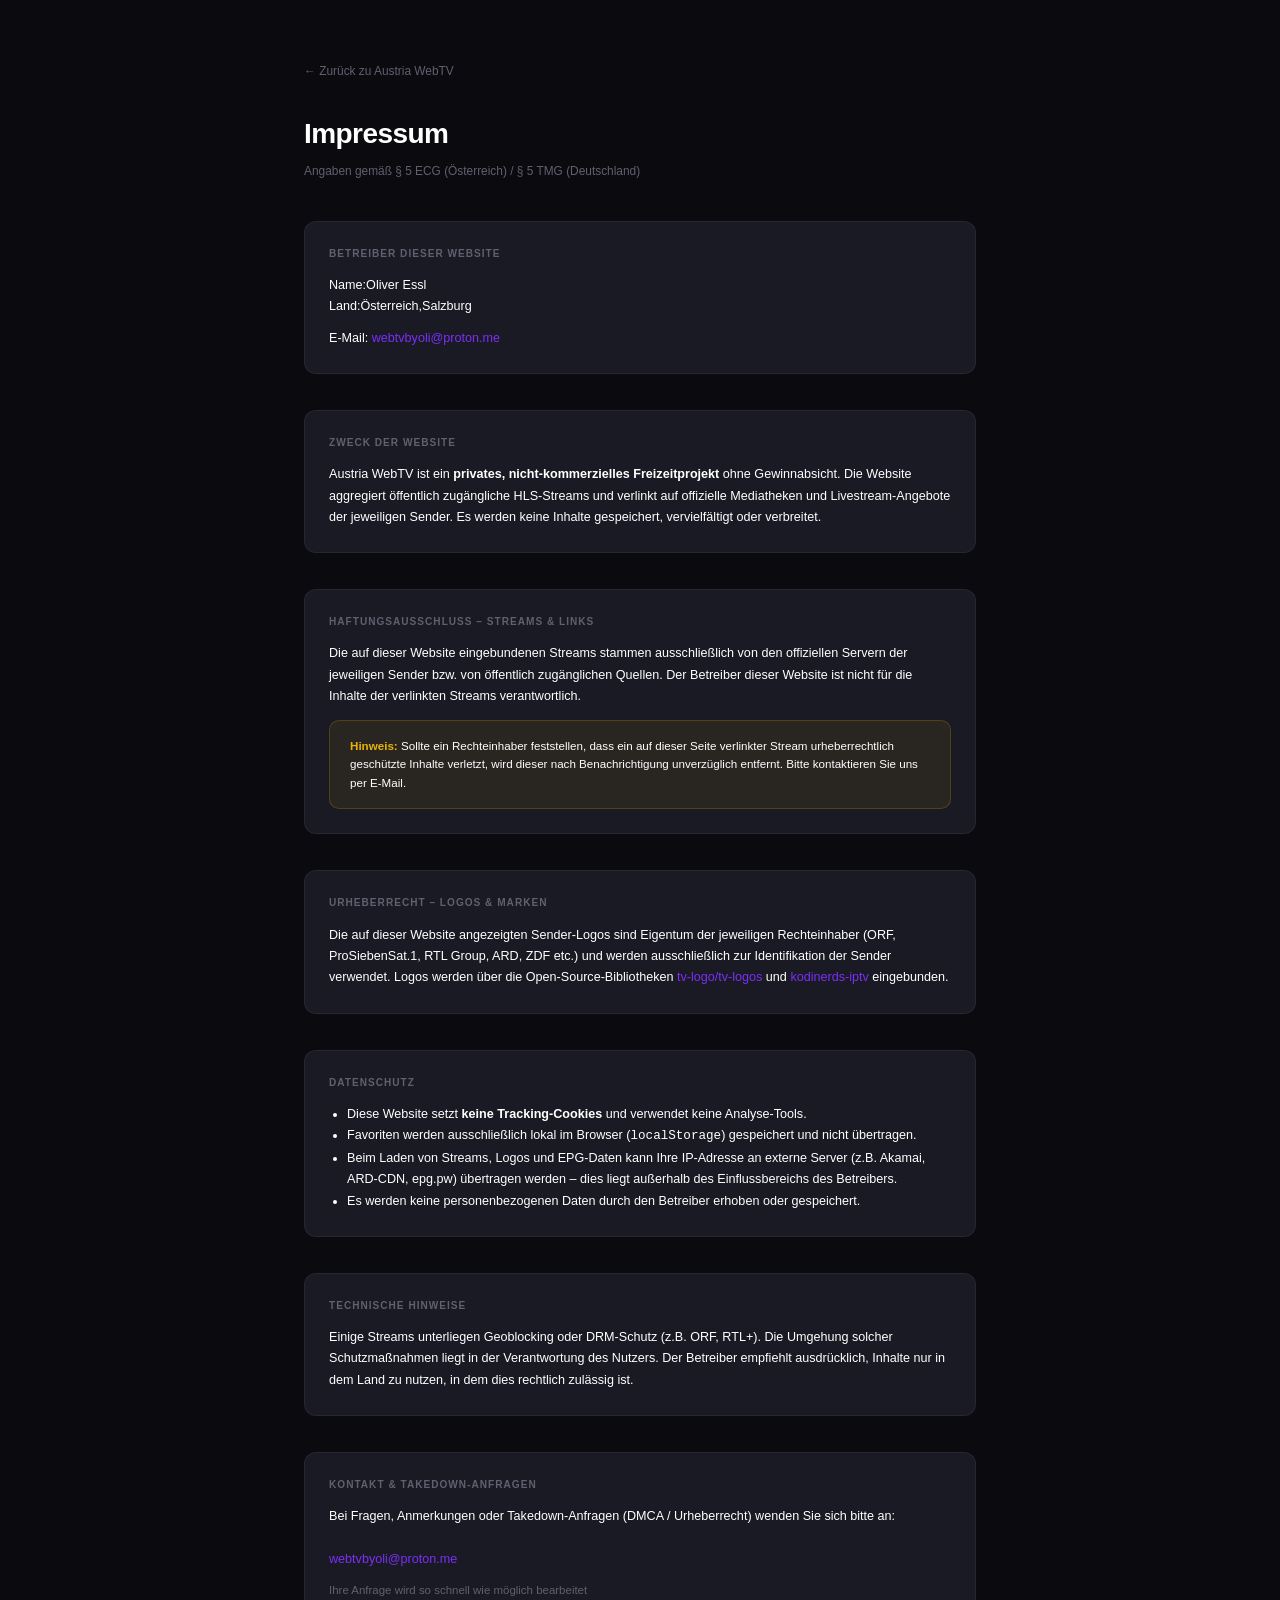
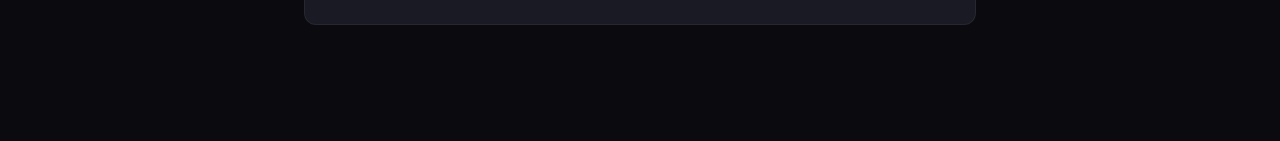
<file: impressum.html>
<!DOCTYPE html>
<html lang="de">
<head>
    <meta charset="UTF-8">
    <meta name="viewport" content="width=device-width, initial-scale=1.0">
    <title>Impressum – Austria WebTV</title>
    <link rel="preconnect" href="https://fonts.googleapis.com">
    <link rel="preconnect" href="https://fonts.gstatic.com" crossorigin>
    <link href="https://fonts.googleapis.com/css2?family=Outfit:wght@300;400;500;600;700&display=swap" rel="stylesheet">
    <link rel="stylesheet" href="style.css">
    <style>
        .impressum-wrap {
            max-width: 720px;
            margin: 60px auto;
            padding: 0 24px 80px;
        }
        .impressum-back {
            display: inline-flex;
            align-items: center;
            gap: 6px;
            color: var(--text-muted);
            text-decoration: none;
            font-size: 0.85rem;
            font-weight: 500;
            margin-bottom: 32px;
            transition: color 0.15s;
        }
        .impressum-back:hover { color: var(--text); }
        .impressum-title {
            font-size: 2rem;
            font-weight: 700;
            margin-bottom: 8px;
            letter-spacing: -0.02em;
        }
        .impressum-subtitle {
            color: var(--text-muted);
            font-size: 0.85rem;
            margin-bottom: 40px;
        }
        .impressum-section {
            margin-bottom: 36px;
            padding: 24px;
            background: var(--surface);
            border: 1px solid var(--border);
            border-radius: 12px;
        }
        .impressum-section h2 {
            font-size: 0.72rem;
            font-weight: 700;
            letter-spacing: 0.1em;
            text-transform: uppercase;
            color: var(--text-muted);
            margin-bottom: 14px;
        }
        .impressum-section p,
        .impressum-section li {
            font-size: 0.9rem;
            color: var(--text-2);
            line-height: 1.7;
        }
        .impressum-section ul {
            padding-left: 18px;
        }
        .impressum-section a {
            color: var(--accent);
            text-decoration: none;
        }
        .impressum-section a:hover { text-decoration: underline; }
        .notice-box {
            background: rgba(234,179,8,0.07);
            border: 1px solid rgba(234,179,8,0.2);
            border-radius: 10px;
            padding: 16px 20px;
            font-size: 0.83rem;
            color: var(--text-2);
            line-height: 1.6;
            margin-top: 12px;
        }
        .notice-box strong { color: #eab308; }
    </style>
</head>
<body>

<div class="impressum-wrap">

    <a href="index.html" class="impressum-back">
        ← Zurück zu Austria WebTV
    </a>

    <h1 class="impressum-title">Impressum</h1>
    <p class="impressum-subtitle">Angaben gemäß § 5 ECG (Österreich) / § 5 TMG (Deutschland)</p>

    <!-- Betreiber -->
    <div class="impressum-section">
        <h2>Betreiber dieser Website</h2>
        <p>
        Name:Oliver Essl<br>
        Land:Österreich,Salzburg
        </p>
        <p style="margin-top:10px;">
            E-Mail: <a href="mailto:[webtvbyoli@proton.me]">webtvbyoli@proton.me</a>
        </p>
    </div>

    <!-- Zweck -->
    <div class="impressum-section">
        <h2>Zweck der Website</h2>
        <p>
            Austria WebTV ist ein <strong>privates, nicht-kommerzielles Freizeitprojekt</strong> ohne Gewinnabsicht.
            Die Website aggregiert öffentlich zugängliche HLS-Streams und verlinkt auf offizielle Mediatheken
            und Livestream-Angebote der jeweiligen Sender. Es werden keine Inhalte gespeichert, 
            vervielfältigt oder verbreitet.
        </p>
    </div>

    <!-- Haftungsausschluss Streams -->
    <div class="impressum-section">
        <h2>Haftungsausschluss – Streams & Links</h2>
        <p>
            Die auf dieser Website eingebundenen Streams stammen ausschließlich von den offiziellen 
            Servern der jeweiligen Sender bzw. von öffentlich zugänglichen Quellen. Der Betreiber 
            dieser Website ist nicht für die Inhalte der verlinkten Streams verantwortlich.
        </p>
        <div class="notice-box">
            <strong>Hinweis:</strong> Sollte ein Rechteinhaber feststellen, dass ein auf dieser Seite 
            verlinkter Stream urheberrechtlich geschützte Inhalte verletzt, wird dieser nach Benachrichtigung 
            unverzüglich entfernt. Bitte kontaktieren Sie uns per E-Mail.
        </div>
    </div>

    <!-- Urheberrecht Logos -->
    <div class="impressum-section">
        <h2>Urheberrecht – Logos & Marken</h2>
        <p>
            Die auf dieser Website angezeigten Sender-Logos sind Eigentum der jeweiligen 
            Rechteinhaber (ORF, ProSiebenSat.1, RTL Group, ARD, ZDF etc.) und werden 
            ausschließlich zur Identifikation der Sender verwendet. 
            Logos werden über die Open-Source-Bibliotheken
            <a href="https://github.com/tv-logo/tv-logos" target="_blank" rel="noopener">tv-logo/tv-logos</a> und 
            <a href="https://github.com/jnk22/kodinerds-iptv" target="_blank" rel="noopener">kodinerds-iptv</a>
            eingebunden.
        </p>
    </div>

    <!-- Datenschutz -->
    <div class="impressum-section">
        <h2>Datenschutz</h2>
        <ul>
            <li>Diese Website setzt <strong>keine Tracking-Cookies</strong> und verwendet keine Analyse-Tools.</li>
            <li>Favoriten werden ausschließlich lokal im Browser (<code>localStorage</code>) gespeichert und nicht übertragen.</li>
            <li>Beim Laden von Streams, Logos und EPG-Daten kann Ihre IP-Adresse an externe Server (z.B. Akamai, ARD-CDN, epg.pw) übertragen werden – dies liegt außerhalb des Einflussbereichs des Betreibers.</li>
            <li>Es werden keine personenbezogenen Daten durch den Betreiber erhoben oder gespeichert.</li>
        </ul>
    </div>

    <!-- Technisches -->
    <div class="impressum-section">
        <h2>Technische Hinweise</h2>
        <p>
            Einige Streams unterliegen Geoblocking oder DRM-Schutz (z.B. ORF, RTL+). 
            Die Umgehung solcher Schutzmaßnahmen liegt in der Verantwortung des Nutzers.
            Der Betreiber empfiehlt ausdrücklich, Inhalte nur in dem Land zu nutzen, 
            in dem dies rechtlich zulässig ist.
        </p>
    </div>

    <!-- Kontakt -->
    <div class="impressum-section">
        <h2>Kontakt & Takedown-Anfragen</h2>
        <p>
            Bei Fragen, Anmerkungen oder Takedown-Anfragen (DMCA / Urheberrecht) wenden Sie sich bitte an:<br><br>
            <a href="mailto:[webtvbyoli@proton.me]">webtvbyoli@proton.me</a>
        </p>
        <p style="margin-top:10px; font-size:0.82rem; color:var(--text-muted);">
           Ihre Anfrage wird so schnell wie möglich bearbeitet
        </p>
    </div>

</div>

</body>
</html>
</file>
<file: style.css>
/* ==============================
   WebTV by oli — joyn.at inspired design (Purple Theme)
   ============================== */

:root {
    --accent:       #7b2ff7;
    --accent-light: #9d5cff;
    --accent-dark:  #5a1db8;
    --accent-glow:  rgba(123,47,247,0.35);
    --accent-gradient: linear-gradient(135deg, #7b2ff7 0%, #c840e9 100%);
    
    --bg:           #0a0a0f;
    --bg-elevated:  #12121a;
    --surface:      #1a1a24;
    --surface-hover:#242433;
    --surface2:     #2a2a3a;
    --border:       rgba(255,255,255,0.06);
    --border-hover: rgba(255,255,255,0.12);
    
    --text:         #ffffff;
    --text-secondary: #a0a0b0;
    --text-muted:   #606070;
    
    --sidebar-w:    280px;
    --radius:       12px;
    --radius-sm:    8px;
    --radius-lg:    16px;
    --ease:         0.25s cubic-bezier(0.4, 0, 0.2, 1);
}

/* Respect reduced motion preference */
@media (prefers-reduced-motion: reduce) {
    * { animation-duration: 0.001ms !important; animation-iteration-count: 1 !important; transition-duration: 0.001ms !important; }
}

/* Stronger focus styles for keyboard users */
button:focus-visible, .cat-btn:focus-visible, .sidebar-tool-btn:focus-visible, .fav-btn:focus-visible, .action-btn:focus-visible {
    outline: 3px solid var(--accent);
    outline-offset: 2px;
}

/* Improve contrast for active category on small screens */
.cat-btn.active {
    box-shadow: 0 2px 10px var(--accent-glow);
    color: #fff;
}
.app-footer {
    display: flex;
    align-items: center;
    justify-content: space-between;
    padding: 12px 24px;
    border-top: 1px solid var(--border);
}

.impressum-link {
    font-size: 0.8rem;
    font-weight: 600;
    color: var(--text-2);
    background: var(--bg-3);
    border: 1px solid var(--border);
    border-radius: 6px;
    padding: 4px 12px;
    text-decoration: none;
    transition: all 0.15s;
}

.impressum-link:hover {
    border-color: var(--accent);
    color: var(--accent);
}

/* Slightly taller player on narrow viewports for better visibility */
@media (max-width: 900px) {
    .player-area { max-height: 50vw; }
}

*, *::before, *::after { box-sizing: border-box; margin: 0; padding: 0; }

html, body {
    height: 100%;
    background: var(--bg);
    color: var(--text);
    font-family: 'Inter', -apple-system, BlinkMacSystemFont, sans-serif;
    font-size: 14px;
    line-height: 1.5;
    -webkit-font-smoothing: antialiased;
    -moz-osx-font-smoothing: grayscale;
}

/* ── LAYOUT ─────────────────────────────────────────────────────────── */
.app {
    display: flex;
    height: 100vh;
    overflow: hidden;
    background: linear-gradient(180deg, var(--bg) 0%, #0d0d14 100%);
}

/* ── SIDEBAR ────────────────────────────────────────────────────────── */
.sidebar {
    width: var(--sidebar-w);
    flex-shrink: 0;
    background: var(--bg-elevated);
    border-right: 1px solid var(--border);
    display: flex;
    flex-direction: column;
    overflow: hidden;
    backdrop-filter: blur(20px);
}

.sidebar-brand {
    display: flex;
    align-items: center;
    gap: 14px;
    padding: 24px 20px 20px;
    border-bottom: 1px solid var(--border);
    background: linear-gradient(180deg, rgba(123,47,247,0.08) 0%, transparent 100%);
}

.brand-logo { 
    font-size: 28px; 
    line-height: 1;
    filter: drop-shadow(0 0 8px var(--accent-glow));
}

.brand-title {
    font-size: 16px; 
    font-weight: 700;
    letter-spacing: -0.02em;
    background: var(--accent-gradient);
    -webkit-background-clip: text;
    -webkit-text-fill-color: transparent;
    background-clip: text;
}

.brand-sub {
    font-size: 11px; 
    letter-spacing: 0.08em;
    text-transform: uppercase; 
    color: var(--text-secondary);
    margin-top: 2px;
}

/* Search */
.search-wrap { 
    position: relative; 
    padding: 16px 16px 12px; 
}

.search-icon {
    position: absolute; 
    left: 28px; 
    top: 50%; 
    transform: translateY(-50%);
    width: 16px; 
    height: 16px; 
    color: var(--text-muted); 
    pointer-events: none;
}

#channelSearch {
    width: 100%; 
    background: var(--surface);
    border: 1px solid var(--border); 
    border-radius: var(--radius);
    color: var(--text); 
    font-family: inherit; 
    font-size: 13px;
    padding: 10px 32px 10px 38px; 
    outline: none;
    transition: all var(--ease);
}

#channelSearch::placeholder { color: var(--text-muted); }

#channelSearch:focus { 
    border-color: var(--accent); 
    background: var(--surface-hover);
    box-shadow: 0 0 0 3px var(--accent-glow);
}

.clear-btn {
    display: none; 
    position: absolute; 
    right: 24px; 
    top: 50%; 
    transform: translateY(-50%);
    background: none; 
    border: none; 
    color: var(--text-muted); 
    cursor: pointer;
    font-size: 12px; 
    padding: 4px 6px; 
    border-radius: 4px; 
    transition: color var(--ease);
}

.clear-btn:hover { color: var(--text); }

/* Category nav */
.category-nav {
    display: flex; 
    flex-direction: column; 
    gap: 2px;
    padding: 12px 12px; 
    border-bottom: 1px solid var(--border);
    max-height: 240px;
    overflow-y: auto;
    scrollbar-width: thin;
    scrollbar-color: var(--surface2) transparent;
}

.cat-btn {
    background: var(--surface);
    border: none;
    color: var(--text-secondary);
    -webkit-text-fill-color: currentColor; /* FIX: ensure text is visible */
    font-family: inherit;
    font-size: 13px;
    font-weight: 500;
    padding: 8px 12px;
    border-radius: var(--radius-sm);
    cursor: pointer;
    text-align: left;
    transition: all var(--ease);
    position: relative;
}

.cat-btn:hover {
    background: var(--surface-hover);
    color: var(--text);
}

.cat-btn.active {
    background: var(--accent-gradient);
    color: #fff;
    border-color: transparent;
    box-shadow: 0 2px 8px var(--accent-glow);
}

.brand-cat-btn {
    font-size: 12px;
    font-weight: 700;
    padding: 6px 10px;
    border-radius: 999px;
    background: var(--surface);
    border: none;
    color: var(--text);
    white-space: nowrap;
}

.cat-section {
    margin-top: 6px;
    font-weight: 600;
    color: var(--text);
}

.cat-sub {
    padding-left: 28px;
    font-size: 12.5px;
}

.cat-sub::before {
    content: '';
    position: absolute;
    left: 16px;
    top: 50%;
    transform: translateY(-50%);
    width: 4px;
    height: 4px;
    border-radius: 50%;
    background: currentColor;
    opacity: 0.5;
}

.channel-list {
    flex: 1; 
    overflow-y: auto; 
    padding: 12px 0;
    scrollbar-width: thin; 
    scrollbar-color: var(--surface2) transparent;
}

.sidebar-footer {
    padding: 12px 16px; 
    border-top: 1px solid var(--border);
    display: flex; 
    align-items: center; 
    justify-content: space-between; 
    gap: 8px;
    font-size: 11px; 
    color: var(--text-muted);
    background: var(--bg-elevated);
}

.location-badge { 
    font-size: 11px; 
    color: var(--text-secondary); 
    white-space: nowrap; 
    cursor: default;
    padding: 4px 8px;
    background: var(--surface);
    border-radius: 20px;
}

/* ── MAIN ───────────────────────────────────────────────────────────── */
.content {
    flex: 1; 
    display: flex; 
    flex-direction: column; 
    overflow-y: auto; 
    min-width: 0;
    scroll-behavior: smooth;
}

.content::-webkit-scrollbar { width: 6px; }
.content::-webkit-scrollbar-track { background: transparent; }
.content::-webkit-scrollbar-thumb { background: var(--surface2); border-radius: 3px; }
.content::-webkit-scrollbar-thumb:hover { background: var(--border-hover); }

/* Topbar */
.topbar {
    display: flex; 
    align-items: center; 
    justify-content: space-between;
    padding: 12px 24px; 
    border-bottom: 1px solid var(--border);
    background: rgba(18,18,26,0.8);
    backdrop-filter: blur(20px);
    gap: 12px; 
    flex-shrink: 0;
    position: sticky;
    top: 0;
    z-index: 100;
}

.now-playing {
    display: flex; 
    align-items: center; 
    gap: 10px;
    font-weight: 600; 
    font-size: 15px; 
    min-width: 0;
}

#currentLabel { 
    white-space: nowrap; 
    overflow: hidden; 
    text-overflow: ellipsis; 
}

.topbar-actions { 
    display: flex; 
    align-items: center; 
    gap: 10px; 
    flex-shrink: 0; 
}

/* Live dot */
.live-dot {
    width: 10px; 
    height: 10px; 
    border-radius: 50%;
    background: var(--text-muted); 
    flex-shrink: 0; 
    transition: all var(--ease);
    position: relative;
}

.live-dot.live {
    background: #ff3b5c; 
    box-shadow: 0 0 12px rgba(255,59,92,0.5);
    animation: pulse-live 2s infinite;
}

@keyframes pulse-live { 
    0%,100% { transform: scale(1); opacity: 1; } 
    50% { transform: scale(1.15); opacity: 0.8; } 
}

/* Status pill */
.topbar-status {
    font-size: 11px;
    font-weight: 600;
    padding: 5px 12px; 
    border-radius: 20px;
    background: var(--surface); 
    color: var(--text-secondary);
    white-space: nowrap; 
    transition: all var(--ease);
    letter-spacing: 0.02em;
}

.status-loading { 
    color: #fbbf24; 
    background: rgba(251,191,36,0.12); 
}

.status-live { 
    color: #ff3b5c; 
    background: rgba(255,59,92,0.12); 
}

.status-ok { 
    color: #34d399; 
    background: rgba(52,211,153,0.12); 
}

.status-error { 
    color: #f87171; 
    background: rgba(248,113,113,0.12); 
}

.status-ext { 
    color: #60a5fa; 
    background: rgba(96,165,250,0.12); 
}

.status-orf { 
    color: #fb923c; 
    background: rgba(251,146,60,0.14); 
}

/* Action buttons */
.action-btn {
    display: inline-flex; 
    align-items: center; 
    gap: 6px;
    background: var(--surface); 
    border: 1px solid var(--border);
    color: var(--text-secondary); 
    font-family: inherit;
    font-size: 12px; 
    font-weight: 600;
    padding: 6px 12px; 
    border-radius: 20px; 
    cursor: pointer;
    transition: all var(--ease);
    white-space: nowrap;
}

.action-btn:hover { 
    background: var(--surface-hover); 
    color: var(--text); 
    border-color: var(--border-hover);
}

.action-btn.active { 
    background: var(--accent-gradient); 
    color: #fff; 
    border-color: transparent;
    box-shadow: 0 2px 10px var(--accent-glow);
}

.action-btn.hidden { display: none; }

/* ─ PLAYER ─────────────────────────────────────────────────────────── */
.player-wrapper { 
    flex-shrink: 0; 
    background: #000; 
    position: relative;
}

.player-wrapper::after {
    content: '';
    position: absolute;
    bottom: 0;
    left: 0;
    right: 0;
    height: 60px;
    background: linear-gradient(180deg, transparent 0%, var(--bg) 100%);
    pointer-events: none;
}

.player-area {
    width: 100%; 
    aspect-ratio: 16/9; 
    max-height: 50vh;
    display: flex; 
    align-items: center; 
    justify-content: center;
    background: linear-gradient(180deg, #000 0%, #0a0a12 100%);
    overflow: hidden; 
    position: relative;
}

.player-area video, 
.player-area iframe {
    width: 100%; 
    height: 100%; 
    border: none; 
    display: block;
}

.player-placeholder {
    display: flex; 
    flex-direction: column; 
    align-items: center;
    gap: 12px; 
    color: var(--text-muted); 
    text-align: center; 
    padding: 40px;
}

.placeholder-icon { 
    font-size: 48px; 
    margin-bottom: 8px; 
    opacity: 0.4;
    filter: grayscale(1);
}

.placeholder-text {
    font-size: 18px;
    font-weight: 600;
    color: var(--text-secondary);
}

.placeholder-sub { 
    font-size: 13px; 
    color: var(--text-muted); 
}

/* Blocked card */
.blocked-card {
    display: flex;
    flex-direction: column;
    align-items: center;
    justify-content: center;
    gap: 16px;
    padding: 40px 24px;
    text-align: center;
    width: 100%;
    max-width: 480px;
    margin: 0 auto;
}

.blocked-logo {
    height: 60px;
    object-fit: contain;
    filter: drop-shadow(0 0 20px rgba(123,47,247,0.2));
}

.blocked-name {
    font-size: 20px;
    font-weight: 700;
    color: var(--text);
    letter-spacing: -0.02em;
}

.blocked-hint {
    display: flex;
    align-items: flex-start;
    gap: 10px;
    background: var(--surface);
    border: 1px solid var(--border);
    border-radius: var(--radius);
    padding: 12px 16px;
    text-align: left;
    font-size: 13px;
    color: var(--text-secondary);
    line-height: 1.6;
    max-width: 400px;
}

.blocked-hint strong { color: var(--text); }

.blocked-error {
    font-size: 13px;
    color: #f87171;
    background: rgba(248,113,113,0.1);
    border: 1px solid rgba(248,113,113,0.2);
    border-radius: var(--radius-sm);
    padding: 8px 14px;
}

.blocked-btn { min-width: 180px; justify-content: center; }

.ext-box {
    display: flex; 
    flex-direction: column; 
    align-items: center;
    justify-content: center; 
    gap: 16px; 
    padding: 40px 24px;
    text-align: center; 
    width: 100%;
}

.ext-logo { 
    height: 56px; 
    object-fit: contain; 
    filter: drop-shadow(0 0 16px rgba(123,47,247,0.15));
}

.ext-msg { 
    font-size: 14px; 
    color: var(--text-secondary); 
}

.ext-error { 
    font-size: 14px; 
    color: #f87171; 
}

.ext-btn {
    display: inline-flex; 
    align-items: center; 
    gap: 8px;
    background: var(--accent-gradient); 
    color: #fff; 
    text-decoration: none;
    border: none; 
    padding: 12px 24px; 
    border-radius: var(--radius);
    font-family: inherit; 
    font-size: 14px; 
    font-weight: 600; 
    cursor: pointer;
    transition: all var(--ease);
    box-shadow: 0 4px 16px var(--accent-glow);
}

.ext-btn:hover { 
    opacity: 0.9; 
    transform: translateY(-2px);
    box-shadow: 0 6px 24px var(--accent-glow);
}

/* ── EPG STRIP ──────────────────────────────────────────────────────── */
.epg-strip {
    flex-shrink: 0;
    background: var(--bg-elevated);
    border-bottom: 1px solid var(--border);
}

.epg-strip.hidden { display: none; }

.epg-header {
    display: flex; 
    align-items: center; 
    gap: 12px;
    padding: 12px 24px 10px; 
    border-bottom: 1px solid var(--border);
}

.epg-channel-name {
    flex: 1; 
    font-size: 14px; 
    font-weight: 700;
    color: var(--text); 
    white-space: nowrap; 
    overflow: hidden; 
    text-overflow: ellipsis;
}

.epg-more-link {
    font-size: 12px; 
    color: var(--accent-light); 
    text-decoration: none;
    font-weight: 600; 
    white-space: nowrap; 
    transition: opacity var(--ease);
}

.epg-more-link:hover { opacity: 0.7; }

.epg-scroll {
    overflow-x: auto; 
    overflow-y: hidden;
    scrollbar-width: thin; 
    scrollbar-color: var(--surface2) transparent;
    padding: 12px 0;
}

.epg-list {
    display: flex; 
    min-width: max-content; 
    padding: 0 24px;
    gap: 12px;
}

.epg-loading, 
.epg-empty {
    display: flex; 
    align-items: center; 
    gap: 10px;
    font-size: 13px; 
    color: var(--text-muted); 
    padding: 16px 4px; 
    min-width: 200px;
}

.epg-spinner {
    width: 14px; 
    height: 14px; 
    border-radius: 50%;
    border: 2px solid var(--surface2); 
    border-top-color: var(--accent);
    animation: spin 0.8s linear infinite; 
    flex-shrink: 0;
}

@keyframes spin { to { transform: rotate(360deg); } }

.epg-item {
    display: flex; 
    flex-direction: column; 
    gap: 6px;
    padding: 12px 16px; 
    min-width: 180px; 
    max-width: 220px;
    background: var(--surface);
    border: 1px solid var(--border);
    border-radius: var(--radius);
    cursor: default;
    transition: all var(--ease);
}

.epg-item:hover { 
    background: var(--surface-hover);
    border-color: var(--border-hover);
}

.epg-item.epg-now {
    background: linear-gradient(135deg, rgba(123,47,247,0.15) 0%, rgba(200,64,233,0.1) 100%);
    border-color: var(--accent);
    box-shadow: 0 0 0 1px var(--accent), 0 4px 12px var(--accent-glow);
}

.epg-item.epg-past { opacity: 0.4; }

.epg-time { 
    display: flex; 
    align-items: center; 
    gap: 8px; 
}

.epg-start { 
    font-size: 12px; 
    font-weight: 700; 
    color: var(--text-secondary);
}

.epg-now .epg-start { color: var(--accent-light); }

.epg-now-badge {
    font-size: 9px; 
    font-weight: 700;
    letter-spacing: 0.08em; 
    background: var(--accent-gradient); 
    color: #fff;
    padding: 2px 6px; 
    border-radius: 4px;
    text-transform: uppercase;
}

.epg-show-title {
    font-size: 13px; 
    font-weight: 600; 
    color: var(--text); 
    line-height: 1.35;
    white-space: nowrap; 
    overflow: hidden; 
    text-overflow: ellipsis;
}

.epg-show-desc {
    font-size: 11px; 
    color: var(--text-secondary); 
    line-height: 1.4;
    display: -webkit-box;
    line-clamp: 2;
    -webkit-line-clamp: 2;
    -webkit-box-orient: vertical;
    overflow: hidden;
}

.epg-end {
    font-size: 11px;
    color: var(--text-muted);
    margin-top: auto;
    padding-top: 6px;
}

.epg-progress {
    height: 3px; 
    background: var(--surface2);
    border-radius: 2px; 
    margin-top: 8px; 
    overflow: hidden;
}

.epg-progress-bar {
    height: 100%; 
    background: var(--accent-gradient);
    border-radius: 2px; 
    transition: width 30s linear;
}

/* ── CHANNEL GRID ───────────────────────────────────────────────────── */
#channelGrid {
    padding: 0 24px 40px;
    display: grid;
    grid-template-columns: repeat(auto-fill, minmax(140px, 1fr));
    gap: 16px;
    align-content: start;
}

.no-results {
    color: var(--text-muted); 
    font-size: 14px;
    padding: 40px 0; 
    grid-column: 1/-1;
    text-align: center;
}

.channel-card {
    background: var(--surface); 
    border: 1px solid var(--border);
    border-radius: var(--radius); 
    padding: 16px 12px 14px;
    cursor: pointer; 
    display: flex; 
    flex-direction: column;
    align-items: center; 
    gap: 10px; 
    position: relative;
    transition: all var(--ease);
    animation: card-in 0.3s ease both;
    outline: none; 
    user-select: none;
    overflow: hidden;
}

.channel-card::before {
    content: '';
    position: absolute;
    top: 0;
    left: 0;
    right: 0;
    height: 2px;
    background: var(--accent-gradient);
    opacity: 0;
    transition: opacity var(--ease);
}

@keyframes card-in { 
    from { opacity: 0; transform: translateY(12px) scale(0.96); } 
    to { opacity: 1; transform: translateY(0) scale(1); } 
}

.channel-card:hover {
    border-color: var(--border-hover); 
    background: var(--surface-hover);
    transform: translateY(-4px); 
    box-shadow: 0 8px 32px rgba(0,0,0,0.4);
}

.channel-card:hover::before {
    opacity: 1;
}

.channel-card:focus-visible {
    border-color: var(--accent);
    outline: 2px solid var(--accent); 
    outline-offset: 2px;
}

.channel-card.is-active {
    border-color: var(--accent); 
    background: var(--surface-hover);
    box-shadow: 0 0 0 1px var(--accent), 0 8px 24px var(--accent-glow);
}

.channel-card.is-active::before {
    opacity: 1;
}

.channel-card.is-fav { 
    border-color: rgba(123,47,247,0.25); 
}

.card-top {
    width: 100%; 
    display: flex;
    justify-content: space-between; 
    align-items: center; 
    margin-bottom: 4px;
}

.type-badge {
    font-size: 9px; 
    font-weight: 700;
    letter-spacing: 0.08em; 
    padding: 3px 6px; 
    border-radius: 4px;
    color: var(--text-muted); 
    background: var(--surface2);
    text-transform: uppercase;
}

.type-hls { 
    color: #ff3b5c; 
    background: rgba(255,59,92,0.12); 
}

.type-orf { 
    color: #fb923c; 
    background: rgba(251,146,60,0.14); 
}

.type-iframe { 
    color: #34d399; 
    background: rgba(52,211,153,0.12); 
}

.type-link { 
    color: #60a5fa; 
    background: rgba(96,165,250,0.10); 
}

.fav-btn {
    background: none; 
    border: none; 
    font-size: 14px;
    cursor: pointer; 
    padding: 0 2px; 
    line-height: 1;
    transition: transform var(--ease); 
    flex-shrink: 0;
    filter: grayscale(0.5);
}

.orf2-dropdown {
    width: 100%;
    margin-top: 2px;
    padding: 6px 8px;
    border: none;
    border-radius: 8px;
    background: var(--surface2);
    color: var(--text);
    font-family: inherit;
    font-size: 11px;
    cursor: pointer;
}

.orf2-dropdown:focus {
    outline: 2px solid var(--accent);
    outline-offset: 1px;
}

.fav-btn:hover { 
    transform: scale(1.25); 
    filter: grayscale(0);
}

.channel-logo {
    width: 100%; 
    max-height: 48px; 
    object-fit: contain;
    filter: drop-shadow(0 2px 4px rgba(0,0,0,0.3));
    transition: all var(--ease);
}

.channel-card:hover .channel-logo {
    filter: drop-shadow(0 4px 8px rgba(0,0,0,0.5)) brightness(1.1);
    transform: scale(1.05);
}

.channel-name {
    font-size: 12px; 
    font-weight: 600; 
    color: var(--text-secondary);
    text-align: center; 
    line-height: 1.35;
    transition: color var(--ease);
}

.channel-card:hover .channel-name,
.channel-card.is-active .channel-name { 
    color: var(--text); 
}

/* ─ SIDEBAR PROGRAM ────────────────────────────────────────────────── */
.sidebar-program {
    padding: 4px 12px 12px;
}

.sidebar-program-header {
    position: sticky;
    top: 0;
    z-index: 2;
    padding: 6px 0 8px;
    background: linear-gradient(to bottom, var(--bg-elevated) 70%, rgba(18,18,26,0));
}

.sidebar-program-title {
    font-size: 12px;
    font-weight: 700;
    color: var(--text-secondary);
    letter-spacing: -0.01em;
}

.sidebar-program-empty {
    padding: 12px;
}

.sidebar-program-text {
    margin-top: 8px;
    font-size: 12px;
    color: var(--text-muted);
    line-height: 1.5;
}

.sidebar-program-tools {
    margin-top: 12px;
    padding-top: 10px;
    border-top: 1px dashed var(--border);
}

.sidebar-program-id {
    font-size: 10px;
    color: var(--text-muted);
}

.sidebar-program-actions {
    margin-top: 10px;
    display: flex;
    gap: 6px;
    flex-wrap: wrap;
}

.sidebar-tool-btn {
    background: var(--surface);
    border: 1px solid var(--border);
    color: var(--text-secondary);
    font-family: inherit;
    font-size: 11px;
    font-weight: 600;
    line-height: 1;
    padding: 7px 10px;
    border-radius: var(--radius-sm);
    cursor: pointer;
    transition: all var(--ease);
}

.sidebar-tool-btn:hover {
    background: var(--surface-hover);
    color: var(--text);
    border-color: var(--border-hover);
}

.sidebar-epg-item {
    padding: 10px;
    margin-bottom: 6px;
    border: 1px solid var(--border);
    border-radius: var(--radius-sm);
    background: var(--surface);
    transition: all var(--ease);
}

.sidebar-epg-item:hover {
    border-color: var(--border-hover);
    background: var(--surface-hover);
}

.sidebar-epg-item.is-now {
    border-color: var(--accent);
    background: linear-gradient(135deg, rgba(123,47,247,0.12) 0%, rgba(200,64,233,0.08) 100%);
    box-shadow: 0 0 0 1px var(--accent);
}

.sidebar-epg-time {
    font-size: 11px;
    font-weight: 600;
    color: var(--text-muted);
    margin-bottom: 4px;
}

.sidebar-epg-name {
    font-size: 12px;
    color: var(--text);
    line-height: 1.4;
    font-weight: 500;
}

/* ── SCROLLBAR ──────────────────────────────────────────────────────── */
::-webkit-scrollbar { width: 6px; height: 6px; }
::-webkit-scrollbar-track { background: transparent; }
::-webkit-scrollbar-thumb { background: var(--surface2); border-radius: 3px; }
::-webkit-scrollbar-thumb:hover { background: var(--border-hover); }

/* ─ PROXY BADGE ────────────────────────────────────────────────────── */
.proxy-badge {
    font-size: 11px;
    font-weight: 600;
    padding: 5px 10px;
    border-radius: 20px;
    border: 1px solid transparent;
    cursor: default;
    white-space: nowrap;
    transition: all var(--ease);
    letter-spacing: 0.02em;
}

.proxy-on {
    color: #34d399;
    background: rgba(52,211,153,0.12);
    border-color: rgba(52,211,153,0.25);
}

.proxy-off {
    color: var(--text-muted);
    background: var(--surface);
    border-color: var(--border);
    opacity: 0.7;
}

/* ── RESPONSIVE ─────────────────────────────────────────────────────── */
@media (max-width: 900px) {
    .app { 
        flex-direction: column; 
        height: auto; 
        min-height: 100vh; 
        min-height: 100dvh; /* Better mobile viewport support */
    }
    
    .sidebar {
        width: 100%; 
        flex-direction: row; 
        flex-wrap: wrap;
        height: auto; 
        border-right: none; 
        border-bottom: 1px solid var(--border);
    }
    
    .sidebar-brand { 
        padding: 16px 20px; 
    }
    
    .search-wrap { 
        flex: 1; 
        min-width: 180px; 
        padding: 12px 16px 10px; 
    }
    
    .category-nav { 
        flex-direction: row; 
        flex-wrap: nowrap; /* Change to horizontal scroll instead of multiple lines */
        overflow-x: auto;
        padding: 8px 12px; 
        border-bottom: none; 
        width: 100%;
        max-height: none;
        -webkit-overflow-scrolling: touch;
        scrollbar-width: none; /* Hide scrollbar for a cleaner look */
    }
    
    .category-nav::-webkit-scrollbar {
        display: none;
    }
    
    .cat-btn {
        white-space: nowrap;
    }
    
    .channel-list, 
    .sidebar-footer { 
        display: none; 
    }
    
    .content { 
        overflow-y: auto; 
    }
    
    .player-area { 
        max-height: 56.25vw; /* Maintain 16:9 aspect ratio on narrower screens */
    }
    
    #channelGrid { 
        grid-template-columns: repeat(auto-fill, minmax(90px, 1fr)); 
        padding: 16px 12px 32px; 
        gap: 10px; 
    }
}

@media (max-width: 600px) {
    :root {
        --sidebar-w: 100%;
    }
    
    .sidebar-brand {
        padding: 16px 16px 8px;
        width: 100%;
        justify-content: space-between;
    }

    .brand-sub {
        display: none; /* Hide subtitle to save vertical space on phones */
    }

    .search-wrap {
        padding: 8px 16px 12px;
        width: 100%;
    }

    .topbar {
        padding: 12px 16px;
        flex-direction: column;
        align-items: flex-start;
        gap: 12px;
    }
    
    .now-playing {
        font-size: 14px;
        width: 100%;
    }
    
    .topbar-actions {
        width: 100%;
        overflow-x: auto;
        padding-bottom: 4px;
        scrollbar-width: none;
        -webkit-overflow-scrolling: touch;
    }
    
    .topbar-actions::-webkit-scrollbar {
        display: none;
    }
    
    #channelGrid { 
        grid-template-columns: repeat(auto-fill, minmax(90px, 1fr)); 
        padding: 16px 12px 32px; 
        gap: 10px; 
    }
    
    .channel-card {
        padding: 10px 8px 8px;
    }
    
    .channel-logo {
        max-height: 32px;
    }
    
    .channel-name {
        font-size: 11px;
    }
    
    .epg-list {
        padding: 0 16px;
    }
}
</file>
